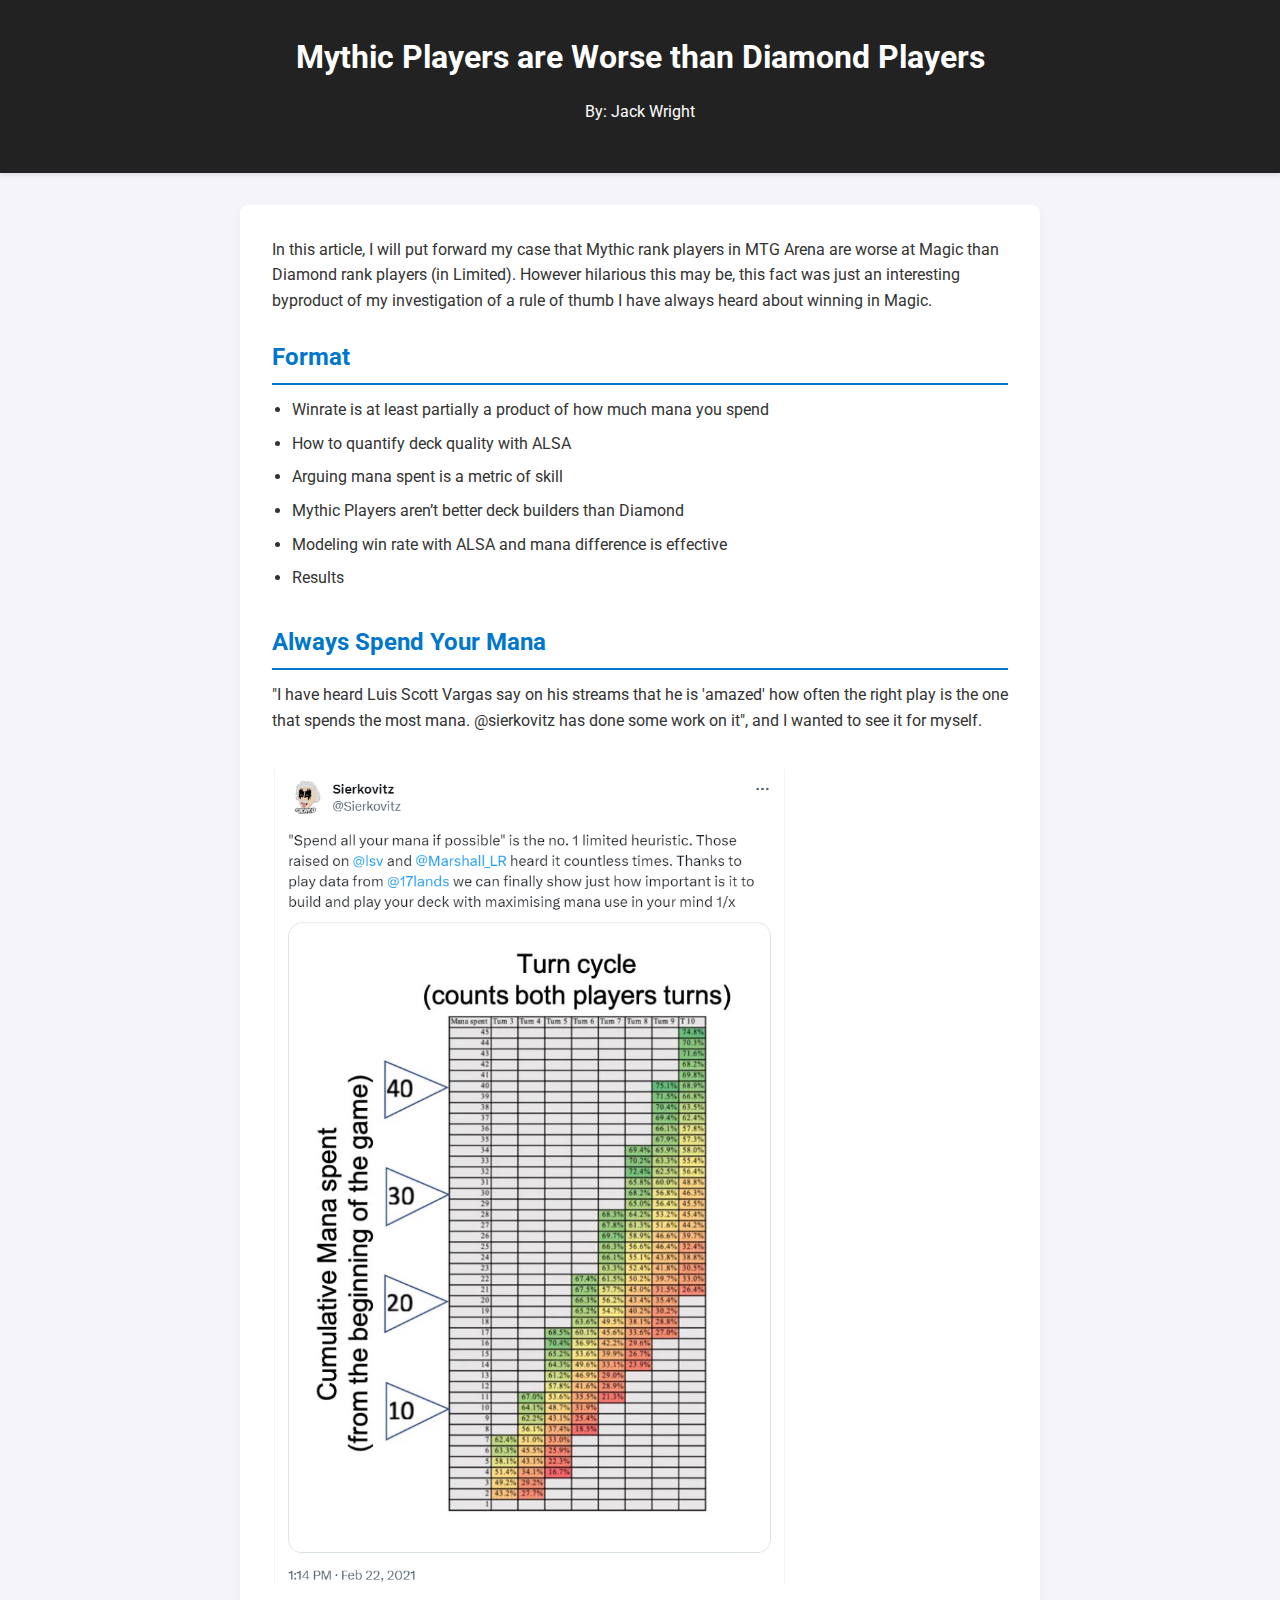
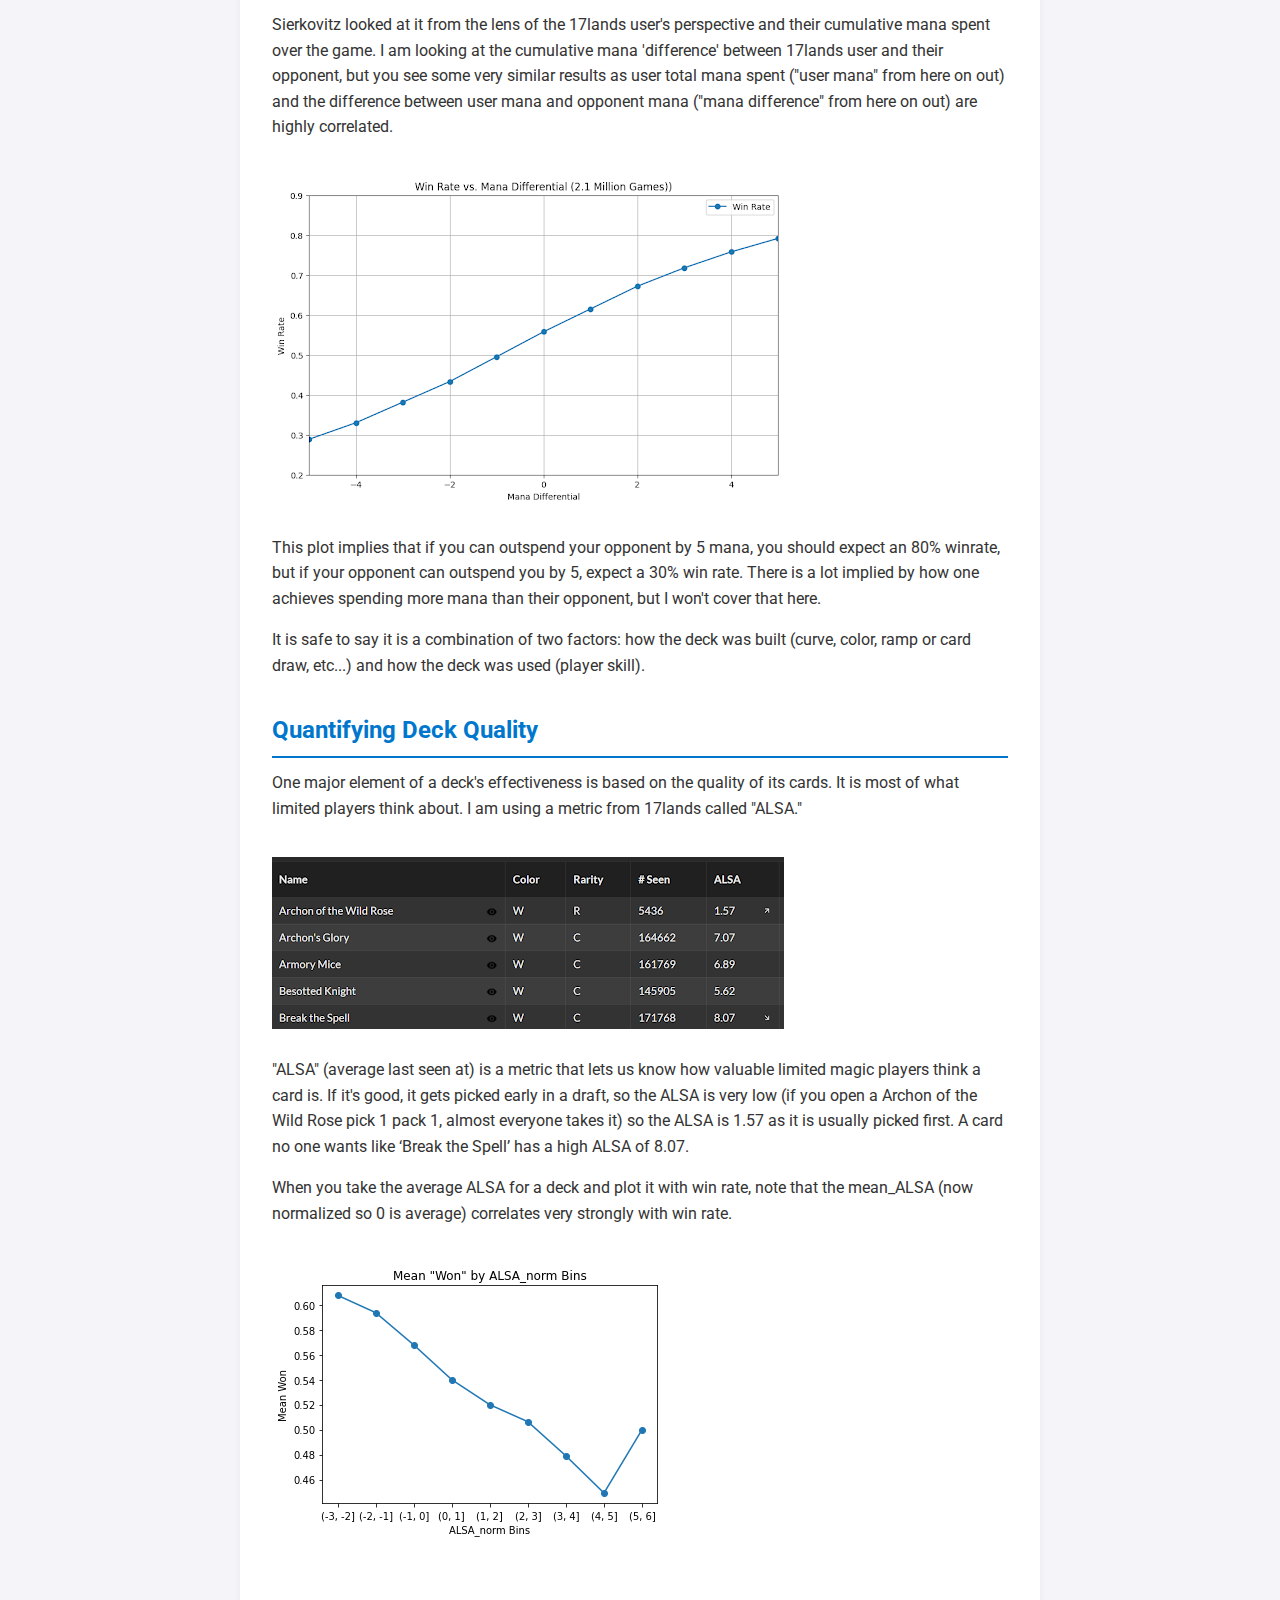
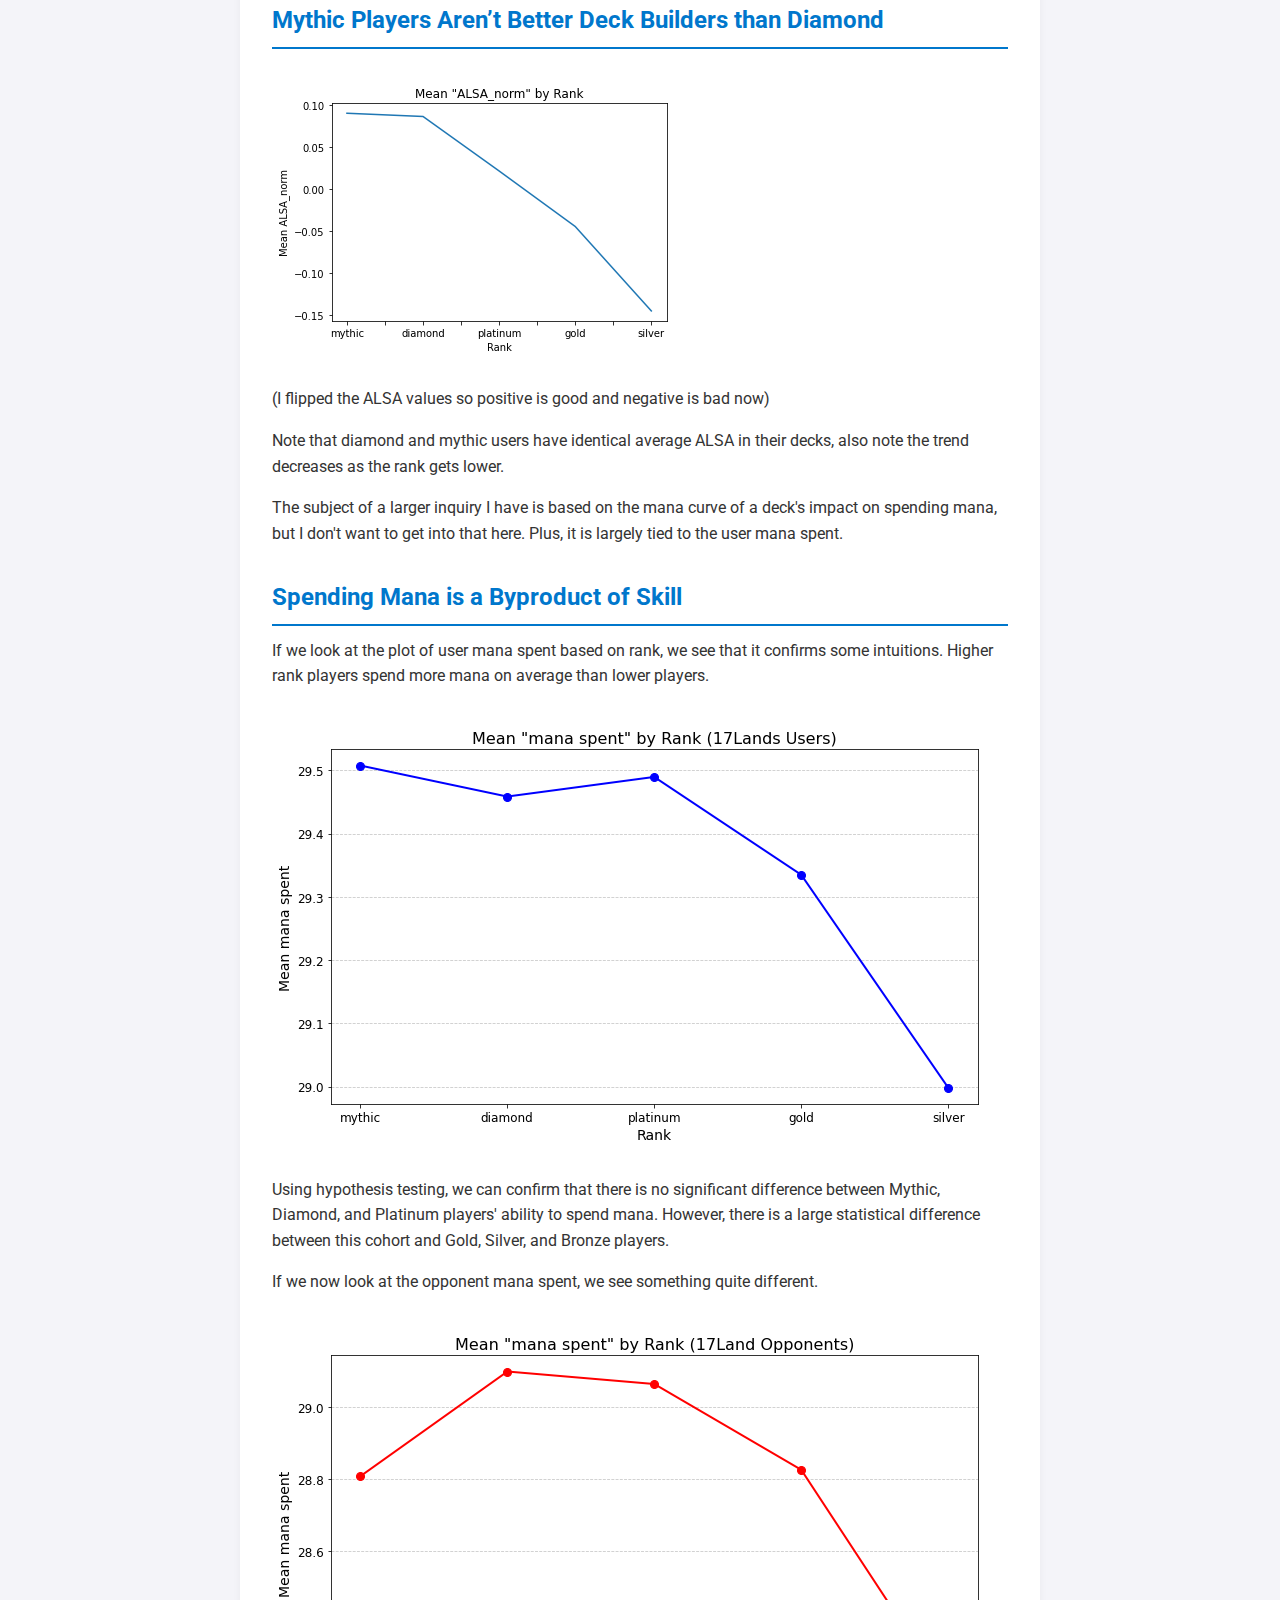
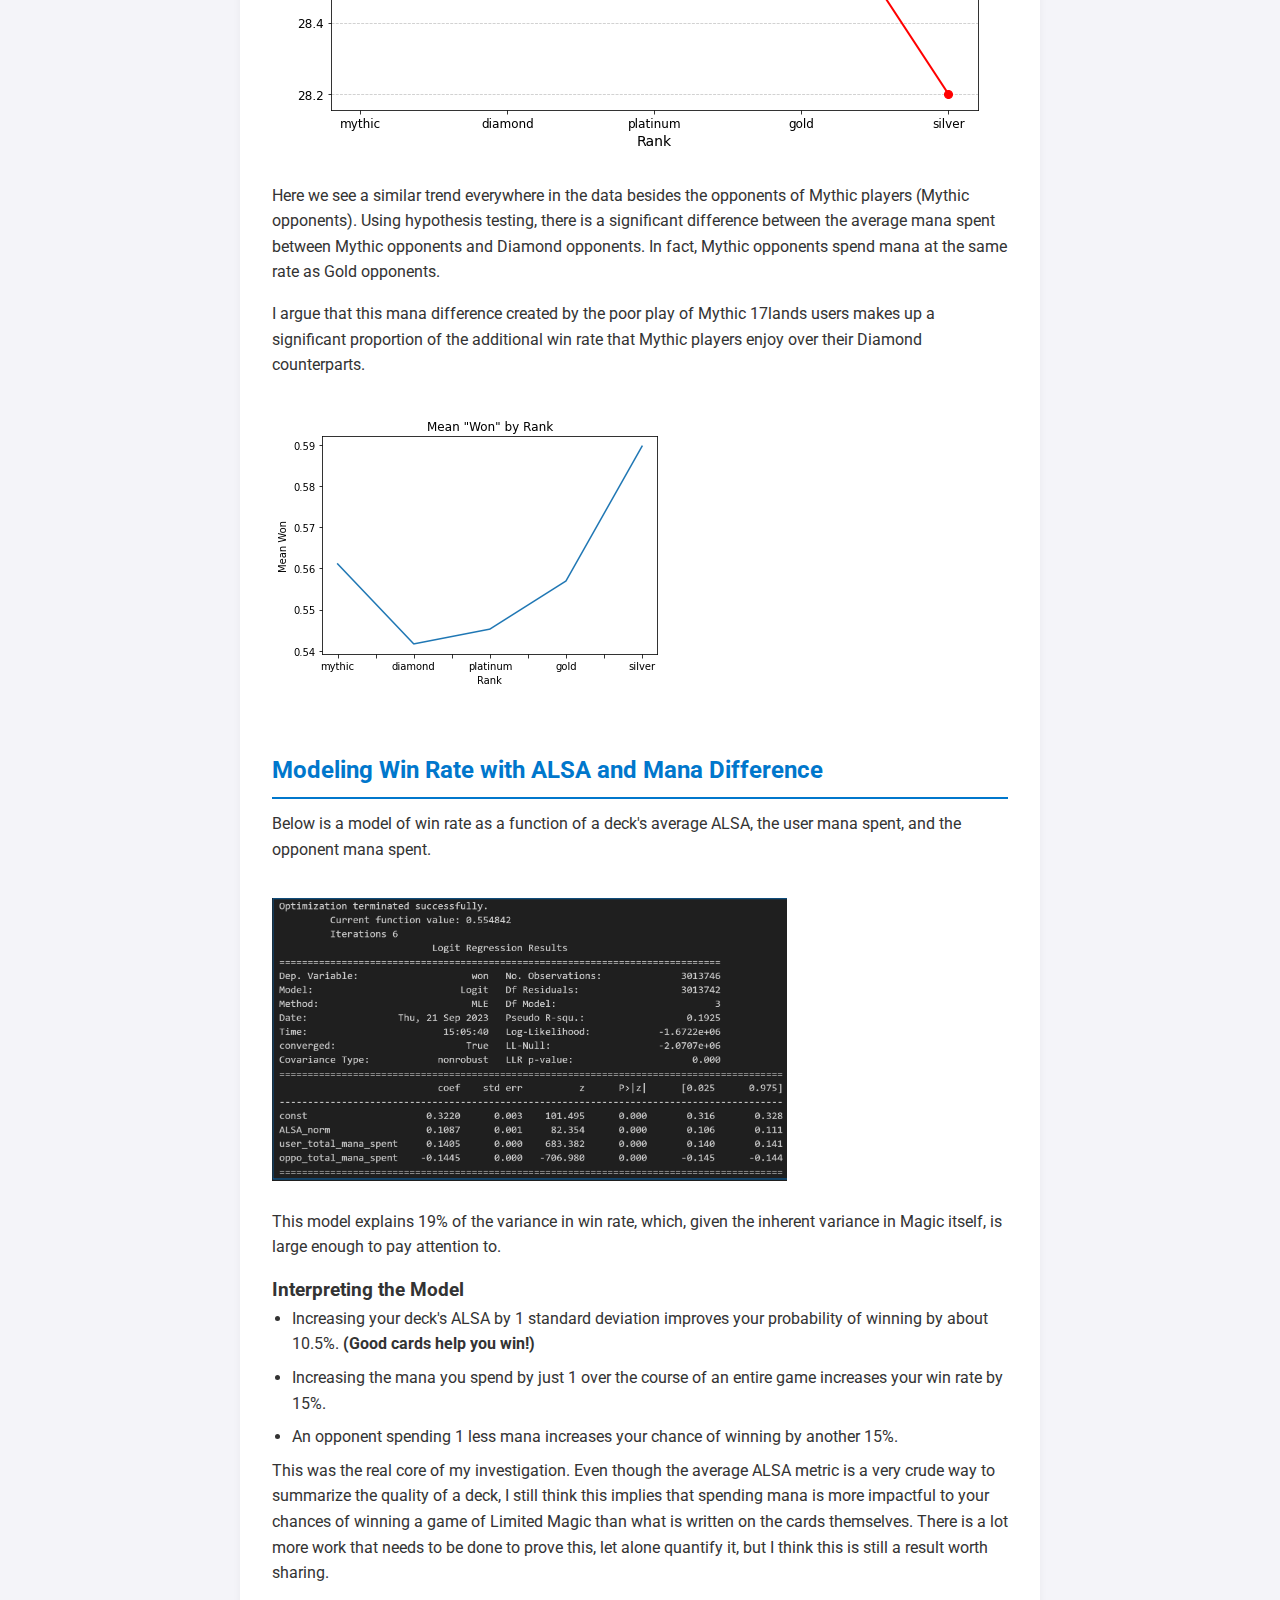
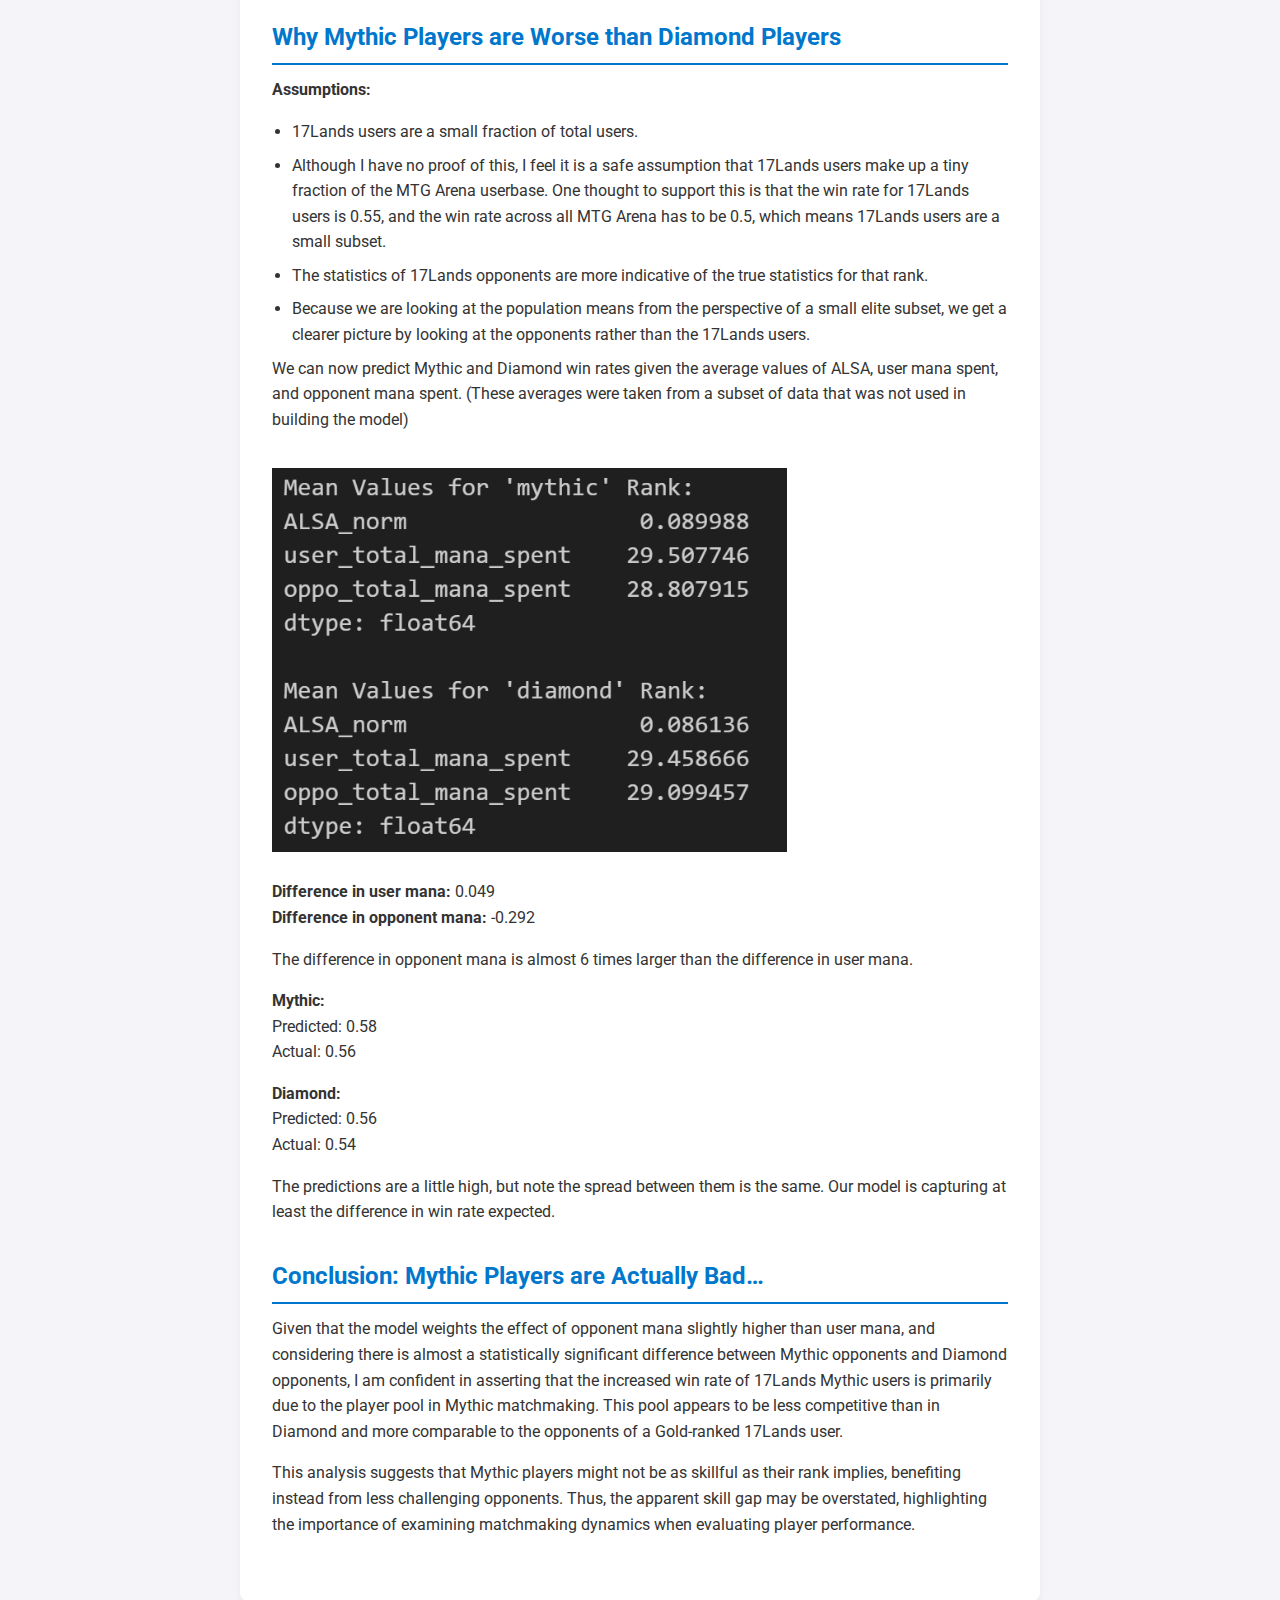
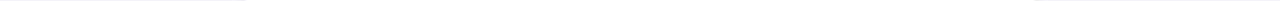
<file: index.html>
<!DOCTYPE html>
<html lang="en">
<head>
    <meta charset="UTF-8">
    <meta name="viewport" content="width=device-width, initial-scale=1.0">
    <link rel="stylesheet" href="styles.css">
    <link href="https://fonts.googleapis.com/css2?family=Roboto:wght@400;500;700&display=swap" rel="stylesheet">
</head>
<body>
    <header> 
        <h1>Mythic Players are Worse than Diamond Players</h1>
        <p> By: Jack Wright </p>
    </header>
    <main>
        <section id="intro">
            <p>In this article, I will put forward my case that Mythic rank players in MTG Arena are worse at Magic than Diamond rank players (in Limited). However hilarious this may be, this fact was just an interesting byproduct of my investigation of a rule of thumb I have always heard about winning in Magic.</p>

    <h2>Format</h2>
    <ul>
        <li>Winrate is at least partially a product of how much mana you spend</li>
        <li>How to quantify deck quality with ALSA</li>
        <li>Arguing mana spent is a metric of skill</li>
        <li>Mythic Players aren’t better deck builders than Diamond</li>
        <li>Modeling win rate with ALSA and mana difference is effective</li>
        <li>Results</li>
    </ul>
        </section>
        <section id="spend_mana">
            <h2>Always Spend Your Mana</h2>
            <p>"I have heard Luis Scott Vargas say on his streams that he is 'amazed' how often the right play is the one that spends the most mana. @sierkovitz has done some work on it", and I wanted to see it for myself.</p>
            <img src="plots/sierk_mana_plot.png" alt="Mana Spent vs Win Rate" style="width: 70%; max-width: 560px; margin: 20px 0;">
            <p>Sierkovitz looked at it from the lens of the 17lands user's perspective and their cumulative mana spent over the game. I am looking at the cumulative mana 'difference' between 17lands user and their opponent, but you see some very similar results as user total mana spent ("user mana" from here on out) and the difference between user mana and opponent mana ("mana difference" from here on out) are highly correlated.</p>
            <img src = "plots/winrate-mana_diff.png" alt="Mana Difference vs Win Rate" style = "margin: 20px 0;">
            <p>This plot implies that if you can outspend your opponent by 5 mana, you should expect an 80% winrate, but if your opponent can outspend you by 5, expect a 30% win rate. There is a lot implied by how one achieves spending more mana than their opponent, but I won't cover that here.</p>
            <p>It is safe to say it is a combination of two factors: how the deck was built (curve, color, ramp or card draw, etc...) and how the deck was used (player skill).</p>
        </section>
        <section>
            <h2>Quantifying Deck Quality</h2>
            <p>One major element of a deck's effectiveness is based on the quality of its cards. It is most of what limited players think about. I am using a metric from 17lands called "ALSA."</p>
            <img src = "plots/card_data.png" alt="Card Data" style = "margin: 20px 0;">
            <p>"ALSA" (average last seen at) is a metric that lets us know how valuable limited magic players think a card is. If it's good, it gets picked early in a draft, so the ALSA is very low (if you open a Archon of the Wild Rose pick 1 pack 1, almost everyone takes it) so the ALSA is 1.57 as it is usually picked first. A card no one wants like ‘Break the Spell’ has a high ALSA of 8.07.</p>
            <p>When you take the average ALSA for a deck and plot it with win rate, note that the mean_ALSA (now normalized so 0 is average) correlates very strongly with win rate.</p>
            <img src = "plots/mean_won_norm_bins.png" alt="ALSA vs Win Rate" style = "margin: 20px 0;">
        </section>
        <section>
            <h2>Mythic Players Aren’t Better Deck Builders than Diamond</h2>
            <img src = "plots/alsa_norm.png" alt="ALSA vs Win Rate" style = "margin: 20px 0;">
            <p>(I flipped the ALSA values so positive is good and negative is bad now)</p>
            <p>Note that diamond and mythic users have identical average ALSA in their decks, also note the trend decreases as the rank gets lower.</p>
            <p>The subject of a larger inquiry I have is based on the mana curve of a deck's impact on spending mana, but I don't want to get into that here. Plus, it is largely tied to the user mana spent.</p>
        </section>
        <section>
            <h2>Spending Mana is a Byproduct of Skill</h2>
            <p>If we look at the plot of user mana spent based on rank, we see that it confirms some intuitions. Higher rank players spend more mana on average than lower players.</p>
    <img src = "plots/mean_mana_spent.png" alt="User Mana Spent vs Rank" style = "margin: 20px 0;">
    <p>Using hypothesis testing, we can confirm that there is no significant difference between Mythic, Diamond, and Platinum players' ability to spend mana. However, there is a large statistical difference between this cohort and Gold, Silver, and Bronze players.</p>
    <p>If we now look at the opponent mana spent, we see something quite different.</p>
    <img src = "plots/mana_spent_rank_opponent.png" alt="Opponent Mana Spent vs Rank" style = "margin: 20px 0;">
    <p>Here we see a similar trend everywhere in the data besides the opponents of Mythic players (Mythic opponents). Using hypothesis testing, there is a significant difference between the average mana spent between Mythic opponents and Diamond opponents. In fact, Mythic opponents spend mana at the same rate as Gold opponents.</p>
    <p>I argue that this mana difference created by the poor play of Mythic 17lands users makes up a significant proportion of the additional win rate that Mythic players enjoy over their Diamond counterparts.</p>
    <img src = "plots/mean_won_rank.png" alt="Win Rate vs Rank" style = "margin: 20px 0;">
        </section>
    <section>
        <h2>Modeling Win Rate with ALSA and Mana Difference</h2>
    <p>Below is a model of win rate as a function of a deck's average ALSA, the user mana spent, and the opponent mana spent.</p>
    <img src = "plots/model_output.png" alt="Model" class = "small-img">
        <p>
            This model explains 19% of the variance in win rate, which, given the inherent variance in Magic itself, is large enough to pay attention to.
        </p>
        <h3>Interpreting the Model</h3>
        <ul>
            <li>
                Increasing your deck's ALSA by 1 standard deviation improves your probability of winning by about 10.5%. <strong>(Good cards help you win!)</strong>
            </li>
            <li>
                Increasing the mana you spend by just 1 over the course of an entire game increases your win rate by 15%.
            </li>
            <li>
                An opponent spending 1 less mana increases your chance of winning by another 15%.
            </li>
        </ul>
        <p>
            This was the real core of my investigation. Even though the average ALSA metric is a very crude way to summarize the quality of a deck, I still think this implies that spending mana is more impactful to your chances of winning a game of Limited Magic than what is written on the cards themselves. There is a lot more work that needs to be done to prove this, let alone quantify it, but I think this is still a result worth sharing.
        </p>
    
    </section>
    <section>
        <h2>Why Mythic Players are Worse than Diamond Players</h2>
        <p><strong>Assumptions:</strong></p>
        <ul>
            <li>17Lands users are a small fraction of total users.</li>
            <li>
                Although I have no proof of this, I feel it is a safe assumption that 17Lands users make up a tiny fraction of the MTG Arena userbase. One thought to support this is that the win rate for 17Lands users is 0.55, and the win rate across all MTG Arena has to be 0.5, which means 17Lands users are a small subset.
            </li>
            <li>The statistics of 17Lands opponents are more indicative of the true statistics for that rank.</li>
            <li>
                Because we are looking at the population means from the perspective of a small elite subset, we get a clearer picture by looking at the opponents rather than the 17Lands users.
            </li>
        </ul>
    
        <p>
            We can now predict Mythic and Diamond win rates given the average values of ALSA, user mana spent, and opponent mana spent. (These averages were taken from a subset of data that was not used in building the model)
        </p>
        <img src="plots/mean_vals_opponent.png" alt="Predicted vs Actual Win Rate" class="small-img">
    
        <p>
            <strong>Difference in user mana:</strong> 0.049<br>
            <strong>Difference in opponent mana:</strong> -0.292
        </p>
    
        <p>The difference in opponent mana is almost 6 times larger than the difference in user mana.</p>
    
        <p>
            <strong>Mythic:</strong><br>
            Predicted: 0.58<br>
            Actual: 0.56
        </p>
    
        <p>
            <strong>Diamond:</strong><br>
            Predicted: 0.56<br>
            Actual: 0.54
        </p>
    
        <p>
            The predictions are a little high, but note the spread between them is the same. Our model is capturing at least the difference in win rate expected.
        </p>
    </section>
    <section>
        <h2>Conclusion: Mythic Players are Actually Bad…</h2>
        <p>
            Given that the model weights the effect of opponent mana slightly higher than user mana, and considering there is almost a statistically significant difference between Mythic opponents and Diamond opponents, I am confident in asserting that the increased win rate of 17Lands Mythic users is primarily due to the player pool in Mythic matchmaking. This pool appears to be less competitive than in Diamond and more comparable to the opponents of a Gold-ranked 17Lands user.
        </p>
        <p>
            This analysis suggests that Mythic players might not be as skillful as their rank implies, benefiting instead from less challenging opponents. Thus, the apparent skill gap may be overstated, highlighting the importance of examining matchmaking dynamics when evaluating player performance.
        </p>
    </section>
    
    
    
    </main>
</body>
</file>
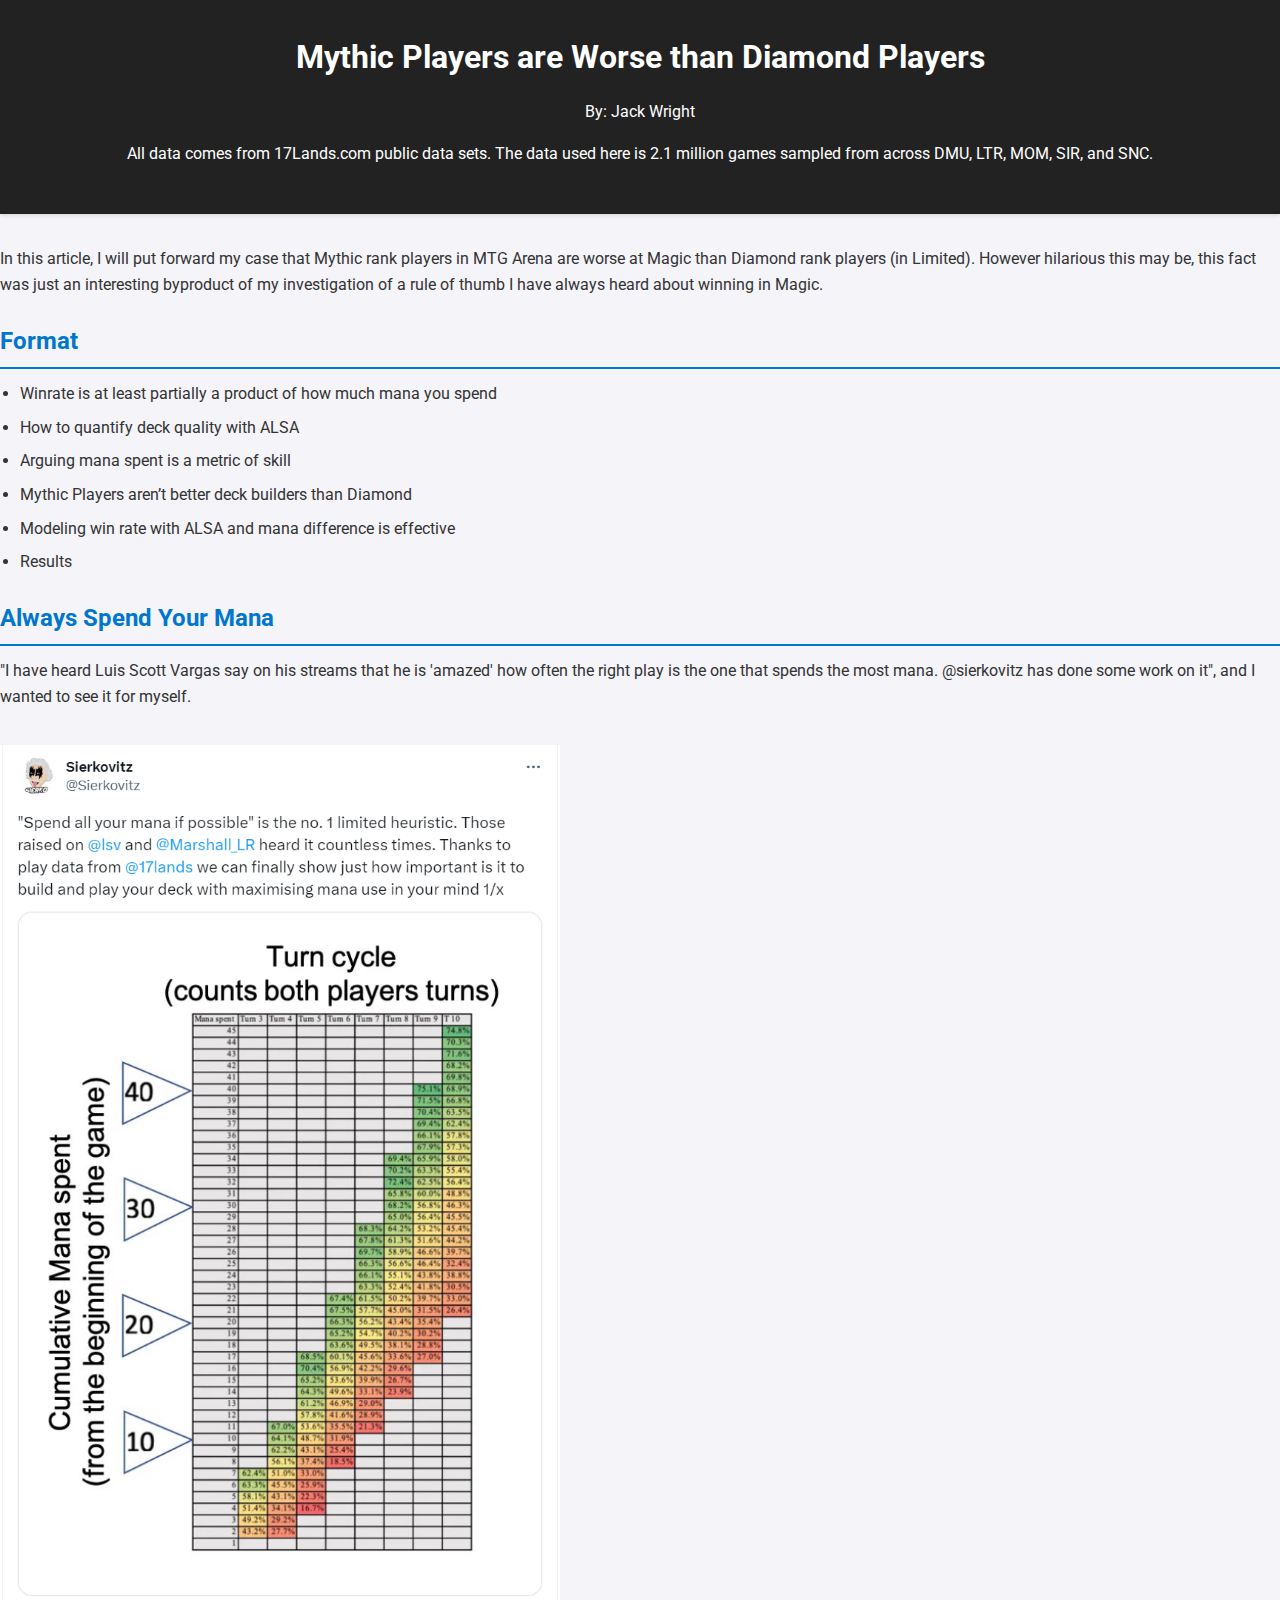
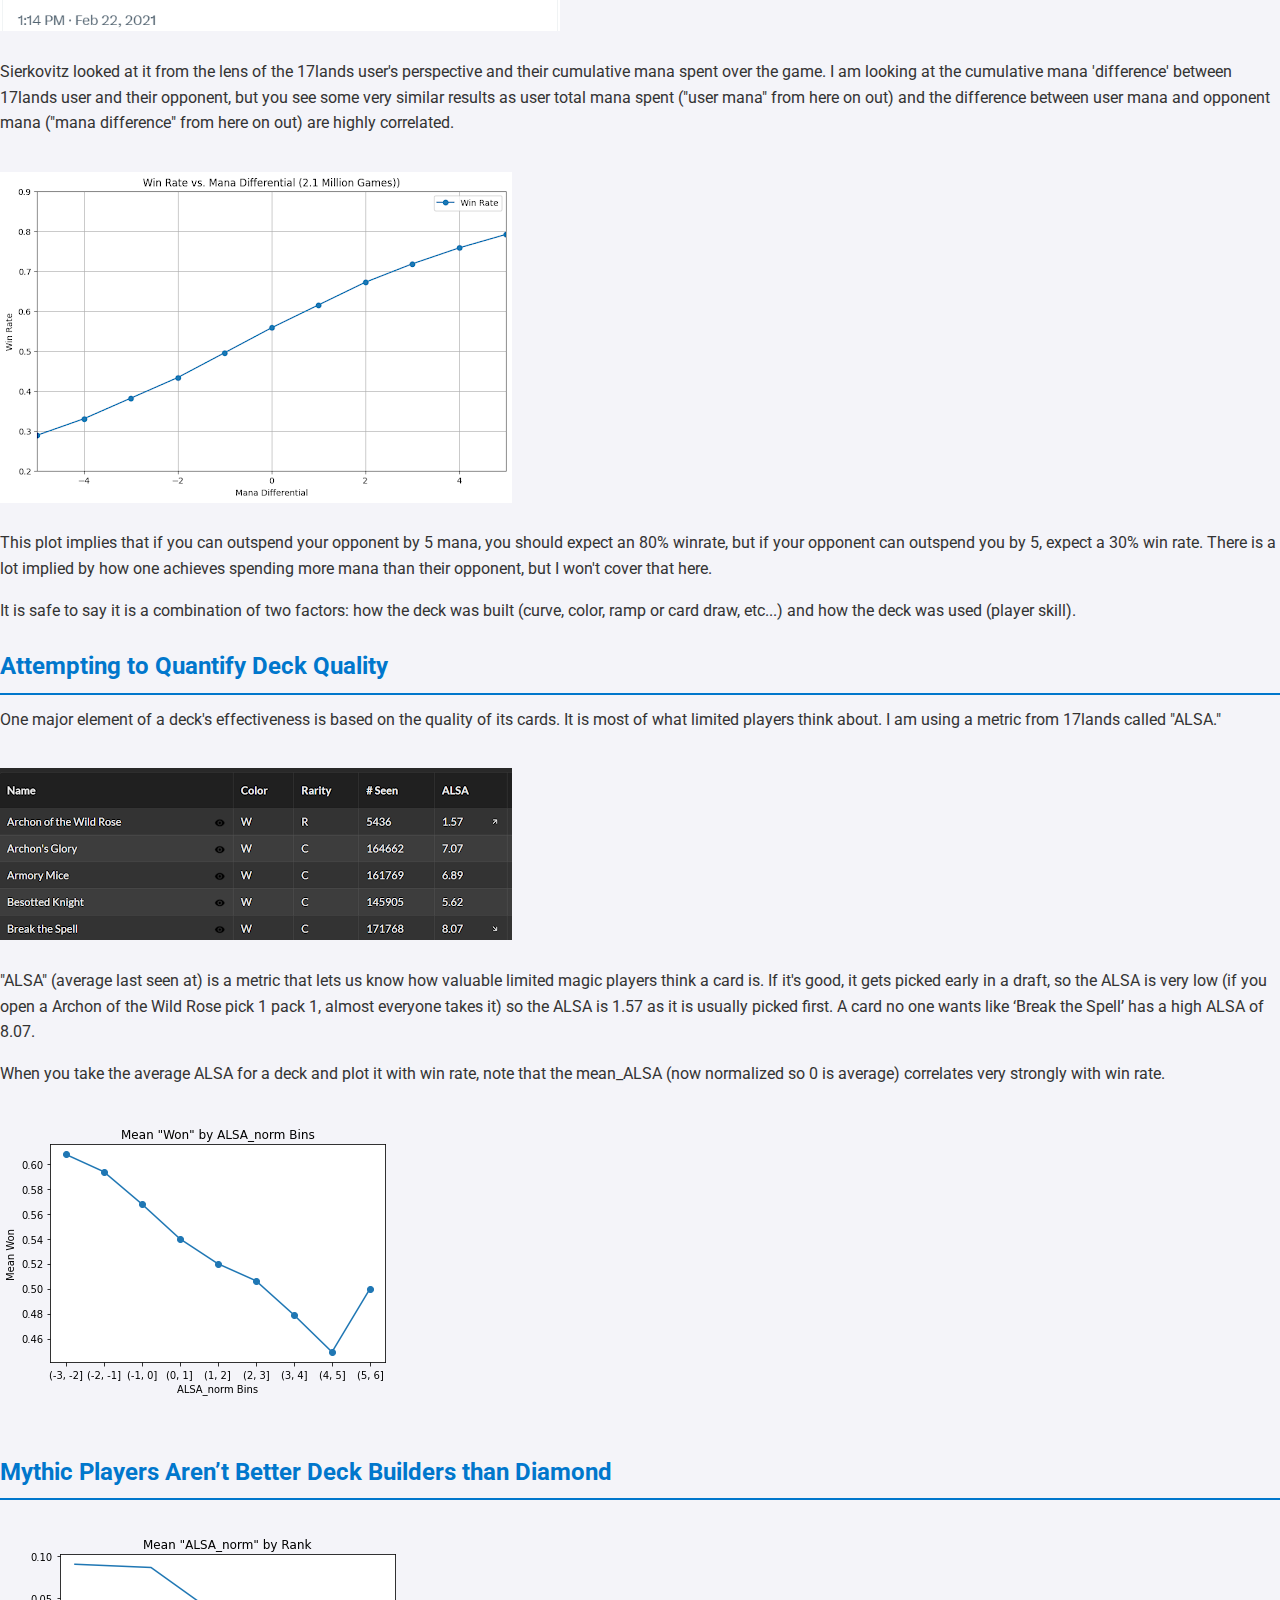
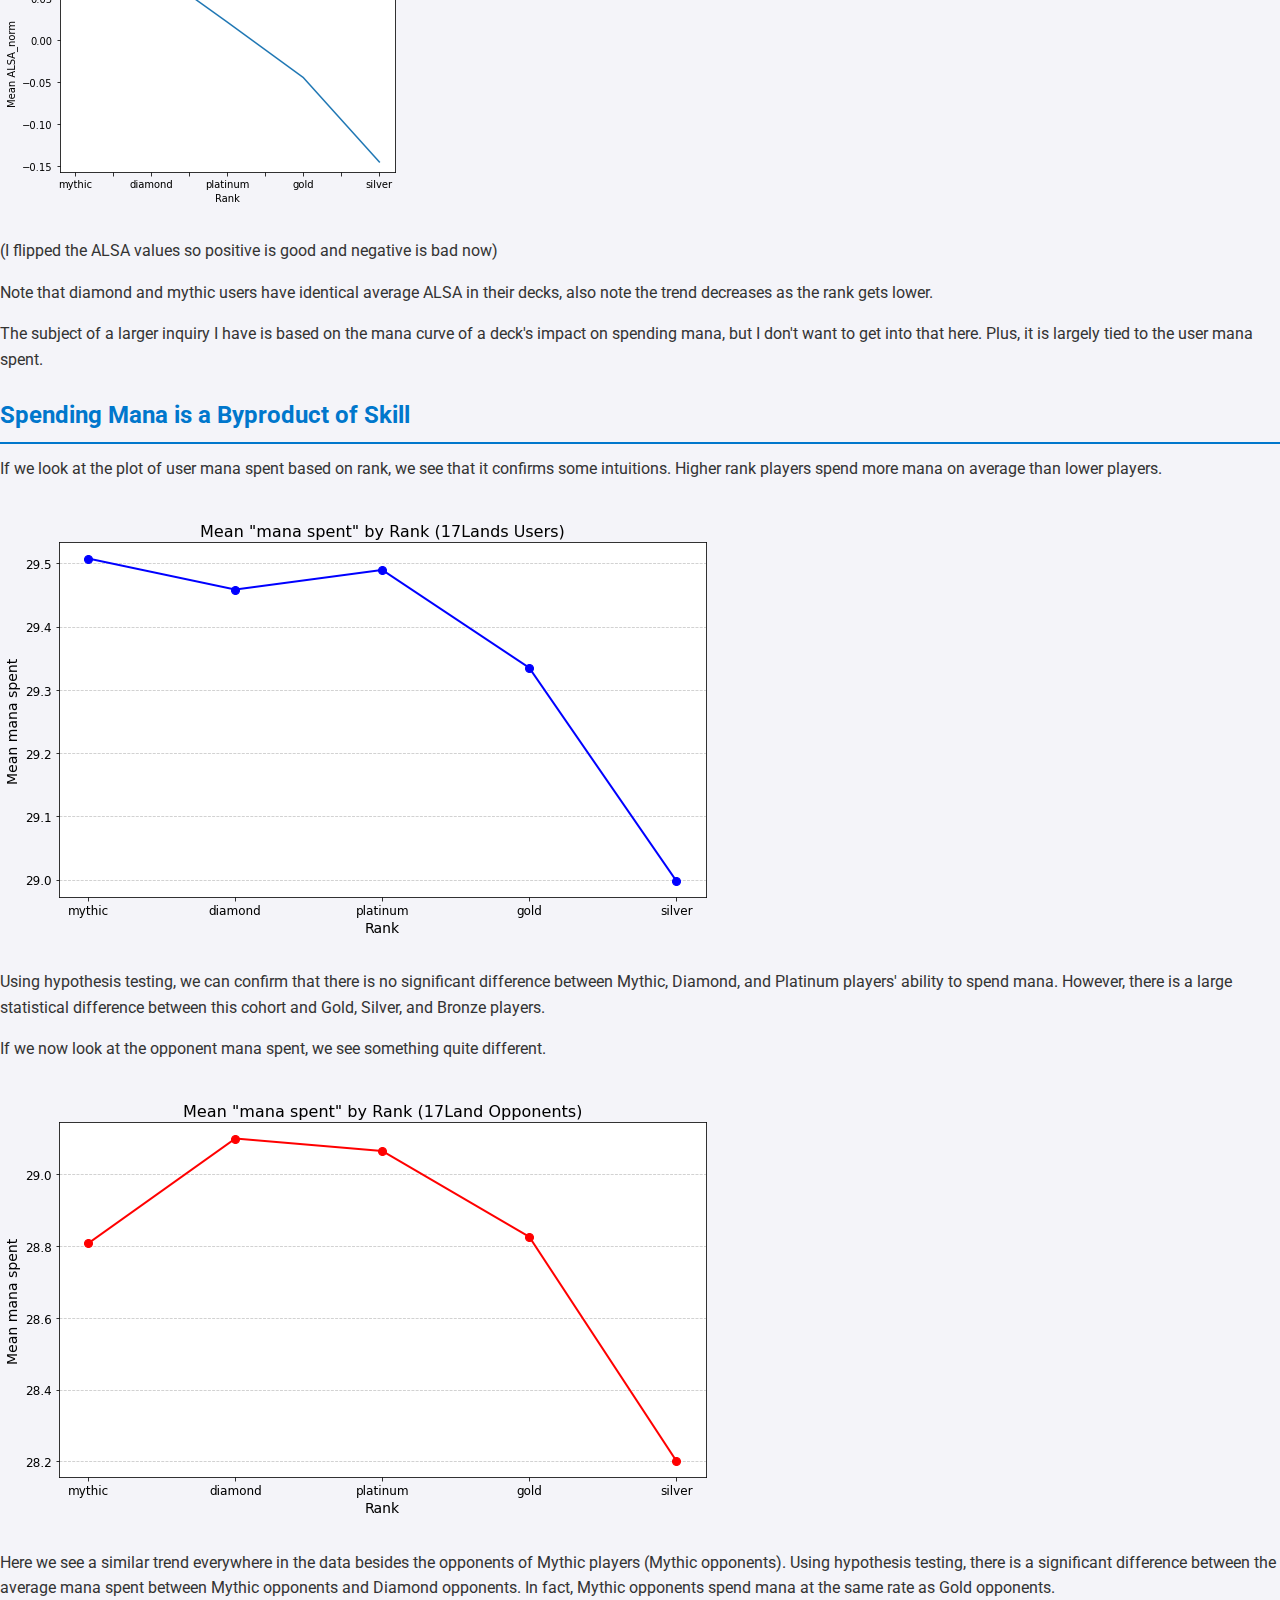
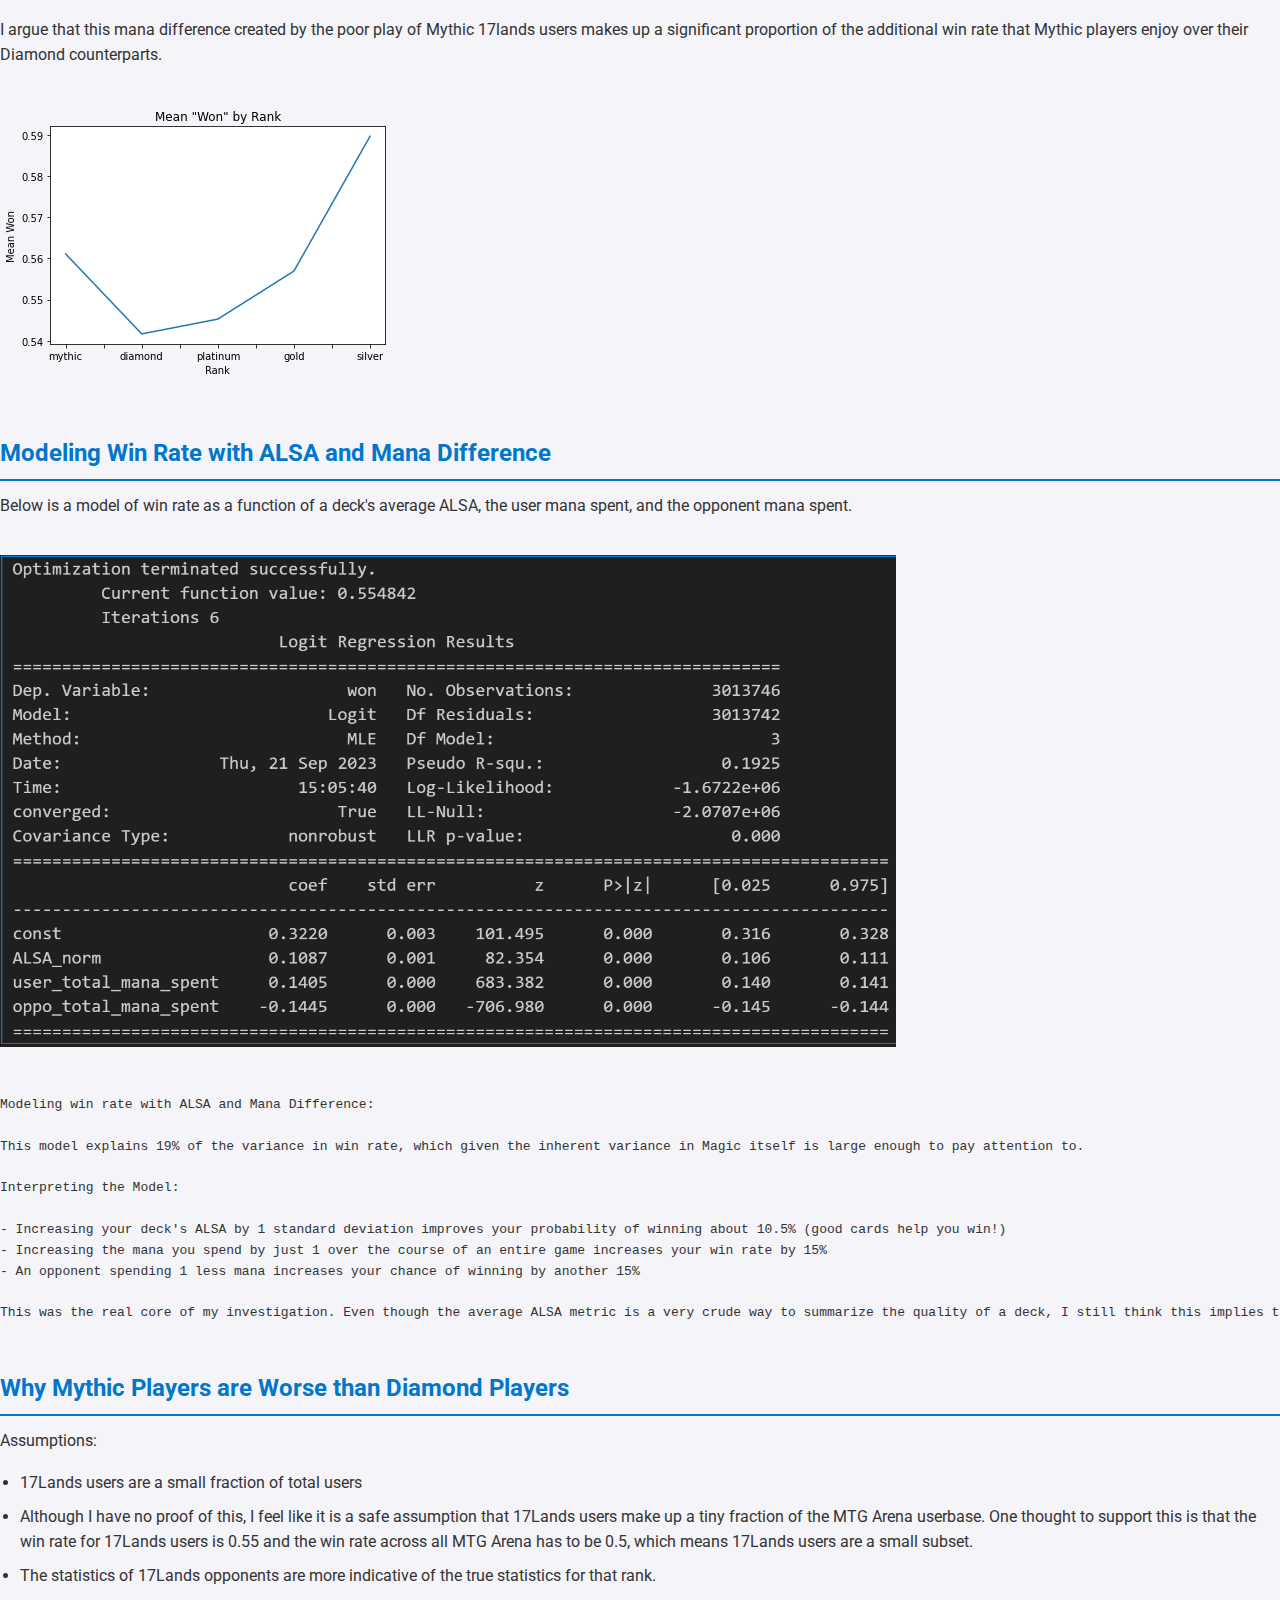
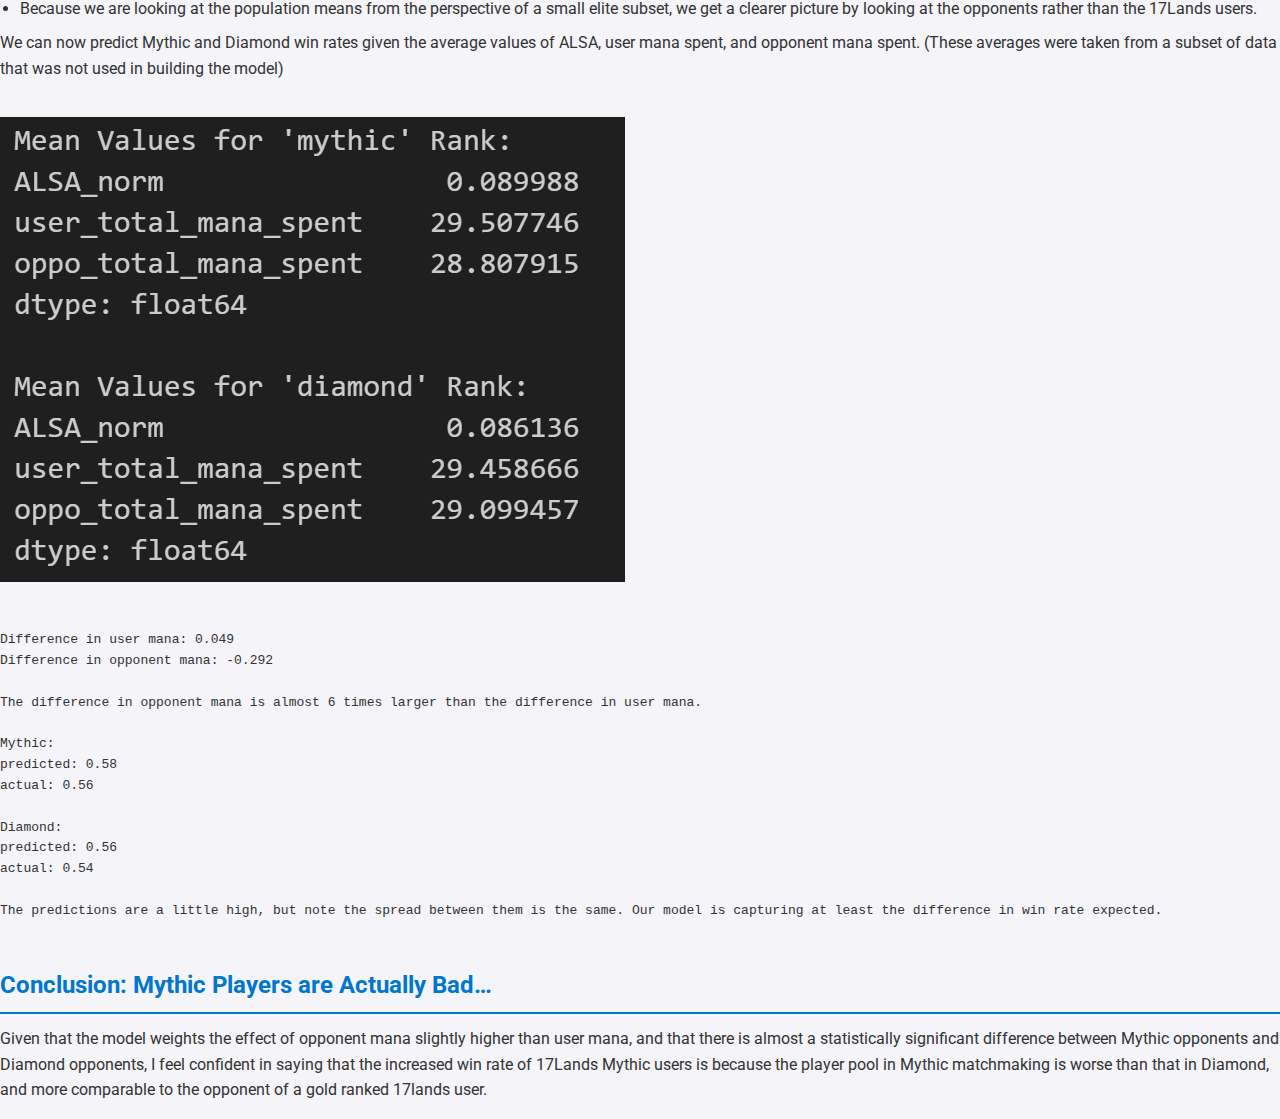
<file: index_depricated.html>
<!DOCTYPE html>
<html lang="en">
<head>
    <meta charset="UTF-8">
    <meta name="viewport" content="width=device-width, initial-scale=1.0">
    <title>Mythic Players vs. Diamond Players in MTG Arena</title>
    <!-- Link to the external CSS file -->
    <link rel="stylesheet" href="styles.css">
    <link href="https://fonts.googleapis.com/css2?family=Roboto:wght@400;500;700&display=swap" rel="stylesheet">

</head>


<body>
    <header>
    <h1>Mythic Players are Worse than Diamond Players</h1>
    <p> By: Jack Wright </p>
    <p>All data comes from 17Lands.com public data sets. The data used here is 2.1 million games sampled from across DMU, LTR, MOM, SIR, and SNC.</p>
    </header>
    <p>In this article, I will put forward my case that Mythic rank players in MTG Arena are worse at Magic than Diamond rank players (in Limited). However hilarious this may be, this fact was just an interesting byproduct of my investigation of a rule of thumb I have always heard about winning in Magic.</p>

    <h2>Format</h2>
    <ul>
        <li>Winrate is at least partially a product of how much mana you spend</li>
        <li>How to quantify deck quality with ALSA</li>
        <li>Arguing mana spent is a metric of skill</li>
        <li>Mythic Players aren’t better deck builders than Diamond</li>
        <li>Modeling win rate with ALSA and mana difference is effective</li>
        <li>Results</li>
    </ul>

    <h2>Always Spend Your Mana</h2>
    <p>"I have heard Luis Scott Vargas say on his streams that he is 'amazed' how often the right play is the one that spends the most mana. @sierkovitz has done some work on it", and I wanted to see it for myself.</p>
    <img src="plots/sierk_mana_plot.png" alt="Mana Spent vs Win Rate" style="width: 70%; max-width: 560px; margin: 20px 0;">

    <p>Sierkovitz looked at it from the lens of the 17lands user's perspective and their cumulative mana spent over the game. I am looking at the cumulative mana 'difference' between 17lands user and their opponent, but you see some very similar results as user total mana spent ("user mana" from here on out) and the difference between user mana and opponent mana ("mana difference" from here on out) are highly correlated.</p>
    <img src = "plots/winrate-mana_diff.png" alt="Mana Difference vs Win Rate" style = "margin: 20px 0;">
    <p>This plot implies that if you can outspend your opponent by 5 mana, you should expect an 80% winrate, but if your opponent can outspend you by 5, expect a 30% win rate. There is a lot implied by how one achieves spending more mana than their opponent, but I won't cover that here.</p>
    <p>It is safe to say it is a combination of two factors: how the deck was built (curve, color, ramp or card draw, etc...) and how the deck was used (player skill).</p>

    <h2>Attempting to Quantify Deck Quality</h2>
    <p>One major element of a deck's effectiveness is based on the quality of its cards. It is most of what limited players think about. I am using a metric from 17lands called "ALSA."</p>
    <img src = "plots/card_data.png" alt="Card Data" style = "margin: 20px 0;">
    <p>"ALSA" (average last seen at) is a metric that lets us know how valuable limited magic players think a card is. If it's good, it gets picked early in a draft, so the ALSA is very low (if you open a Archon of the Wild Rose pick 1 pack 1, almost everyone takes it) so the ALSA is 1.57 as it is usually picked first. A card no one wants like ‘Break the Spell’ has a high ALSA of 8.07.</p>
    <p>When you take the average ALSA for a deck and plot it with win rate, note that the mean_ALSA (now normalized so 0 is average) correlates very strongly with win rate.</p>
    <img src = "plots/mean_won_norm_bins.png" alt="ALSA vs Win Rate" style = "margin: 20px 0;">
    
    <h2>Mythic Players Aren’t Better Deck Builders than Diamond</h2>
    <img src = "plots/alsa_norm.png" alt="ALSA vs Win Rate" style = "margin: 20px 0;">

    <p>(I flipped the ALSA values so positive is good and negative is bad now)</p>
    <p>Note that diamond and mythic users have identical average ALSA in their decks, also note the trend decreases as the rank gets lower.</p>
    <p>The subject of a larger inquiry I have is based on the mana curve of a deck's impact on spending mana, but I don't want to get into that here. Plus, it is largely tied to the user mana spent.</p>

    <h2>Spending Mana is a Byproduct of Skill</h2>
    <p>If we look at the plot of user mana spent based on rank, we see that it confirms some intuitions. Higher rank players spend more mana on average than lower players.</p>
    <img src = "plots/mean_mana_spent.png" alt="User Mana Spent vs Rank" style = "margin: 20px 0;">
    <p>Using hypothesis testing, we can confirm that there is no significant difference between Mythic, Diamond, and Platinum players' ability to spend mana. However, there is a large statistical difference between this cohort and Gold, Silver, and Bronze players.</p>
    <p>If we now look at the opponent mana spent, we see something quite different.</p>
    <img src = "plots/mana_spent_rank_opponent.png" alt="Opponent Mana Spent vs Rank" style = "margin: 20px 0;">
    <p>Here we see a similar trend everywhere in the data besides the opponents of Mythic players (Mythic opponents). Using hypothesis testing, there is a significant difference between the average mana spent between Mythic opponents and Diamond opponents. In fact, Mythic opponents spend mana at the same rate as Gold opponents.</p>
    <p>I argue that this mana difference created by the poor play of Mythic 17lands users makes up a significant proportion of the additional win rate that Mythic players enjoy over their Diamond counterparts.</p>
    <img src = "plots/mean_won_rank.png" alt="Win Rate vs Rank" style = "margin: 20px 0;">
    <h2>Modeling Win Rate with ALSA and Mana Difference</h2>
    <p>Below is a model of win rate as a function of a deck's average ALSA, the user mana spent, and the opponent mana spent.</p>
    <img src = "plots/model_output.png" alt="Model" class="small-img">
    <pre><code>
Modeling win rate with ALSA and Mana Difference:

This model explains 19% of the variance in win rate, which given the inherent variance in Magic itself is large enough to pay attention to.

Interpreting the Model:

- Increasing your deck's ALSA by 1 standard deviation improves your probability of winning about 10.5% (good cards help you win!)
- Increasing the mana you spend by just 1 over the course of an entire game increases your win rate by 15%
- An opponent spending 1 less mana increases your chance of winning by another 15%

This was the real core of my investigation. Even though the average ALSA metric is a very crude way to summarize the quality of a deck, I still think this implies that spending mana is more impactful to your chances of winning a game of Limited Magic than what is written on the cards themselves. There is a lot more work that needs to be done to prove this, let alone quantify it, but I think this is still a result worth sharing.
    </code></pre>

    <h2>Why Mythic Players are Worse than Diamond Players</h2>
    <p>Assumptions:</p>
    <ul>
        <li>17Lands users are a small fraction of total users</li>
        <li>Although I have no proof of this, I feel like it is a safe assumption that 17Lands users make up a tiny fraction of the MTG Arena userbase. One thought to support this is that the win rate for 17Lands users is 0.55 and the win rate across all MTG Arena has to be 0.5, which means 17Lands users are a small subset.</li>
        <li>The statistics of 17Lands opponents are more indicative of the true statistics for that rank.</li>
        <li>Because we are looking at the population means from the perspective of a small elite subset, we get a clearer picture by looking at the opponents rather than the 17Lands users.</li>
    </ul>

    <p>We can now predict Mythic and Diamond win rates given the average values of ALSA, user mana spent, and opponent mana spent. (These averages were taken from a subset of data that was not used in building the model)</p>
    <img src="plots/mean_vals_opponent.png" alt="Predicted vs Actual Win Rate" class="small-img">
    <pre><code>
Difference in user mana: 0.049
Difference in opponent mana: -0.292

The difference in opponent mana is almost 6 times larger than the difference in user mana.

Mythic:
predicted: 0.58
actual: 0.56

Diamond:
predicted: 0.56
actual: 0.54

The predictions are a little high, but note the spread between them is the same. Our model is capturing at least the difference in win rate expected.
    </code></pre>

    <h2>Conclusion: Mythic Players are Actually Bad…</h2>
    <p>Given that the model weights the effect of opponent mana slightly higher than user mana, and that there is almost a statistically significant difference between Mythic opponents and Diamond opponents, I feel confident in saying that the increased win rate of 17Lands Mythic users is because the player pool in Mythic matchmaking is worse than that in Diamond, and more comparable to the opponent of a gold ranked 17lands user.</p>
</body>
</html>
</file>
<file: styles.css>
/* Reset some default styling */
* {
    box-sizing: border-box;
    margin: 0;
    padding: 0;
}

body {
    font-family: 'Roboto', sans-serif;
    background-color: #f4f4f9;
    color: #333;
    line-height: 1.6;
    margin: 0;
    padding: 0;
}

header {
    background-color: #222;
    color: #fff;
    padding: 2em;
    text-align: center;
    margin-bottom: 2em;
    box-shadow: 0 2px 4px rgba(0, 0, 0, 0.1);
}

main {
    padding: 2em;
    max-width: 800px;
    margin: 0 auto; /* Centers the container */
    background: #fff;
    box-shadow: 0 4px 8px rgba(0, 0, 0, 0.05);
    border-radius: 8px;
}


section {
    margin-bottom: 2em;
}

h1, h2 {
    font-weight: 700;
    margin-bottom: 0.5em;
}

h2 {
    color: #0077cc;
    border-bottom: 2px solid #0077cc;
    padding-bottom: 0.3em;
    margin-top: 1em;
}

.small-img {
    max-width: 70%; /* Adjust this value as needed */
    height: auto; /* Maintain aspect ratio */
    margin: 20px 0;
}

p {
    margin-bottom: 1em;
}

ul {
    list-style-type: disc; /* Added disc for list styling */
    padding-left: 20px; /* Added padding for indentation */
}

li {
    margin-bottom: 0.5em;
}

a {
    color: #0077cc;
    text-decoration: none;
}

a:hover {
    text-decoration: underline;
}

footer {
    background-color: #222;
    color: #fff;
    text-align: center;
    padding: 1em;
    margin-top: 2em;
}
</file>
